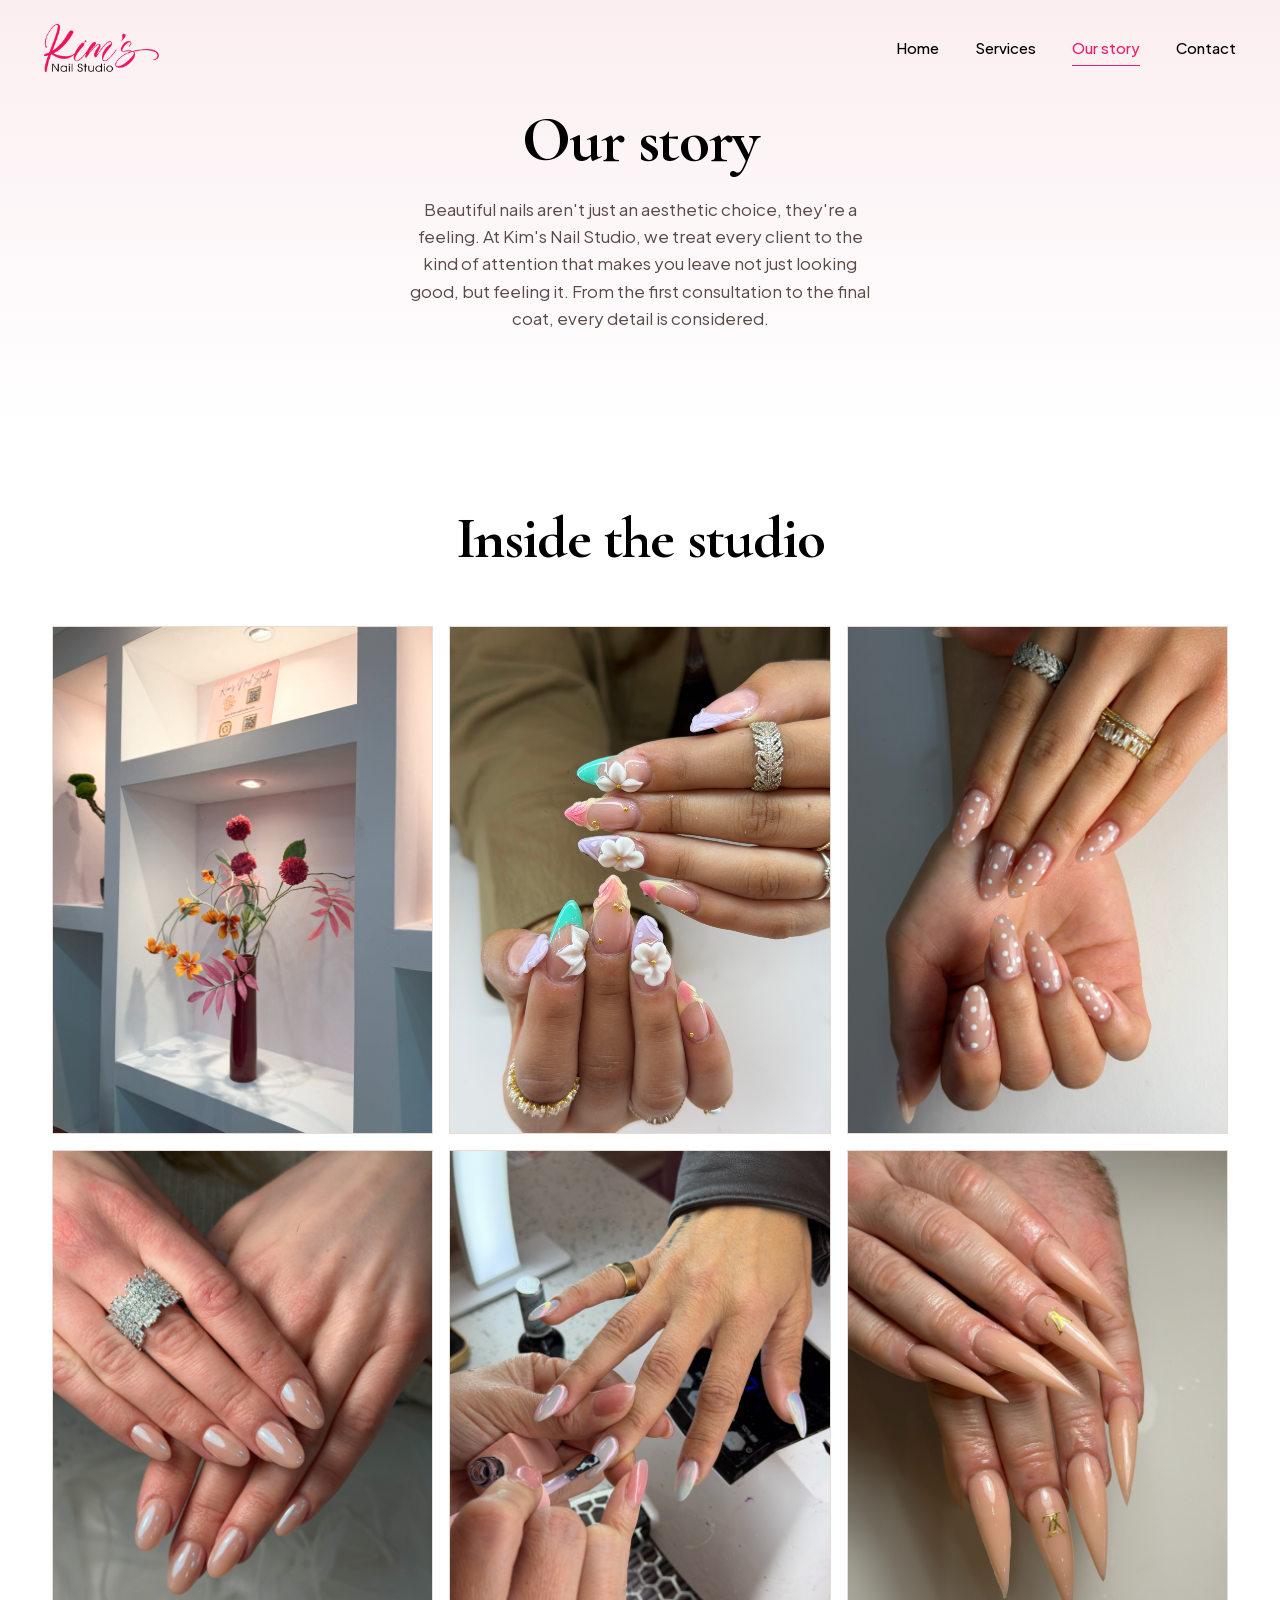
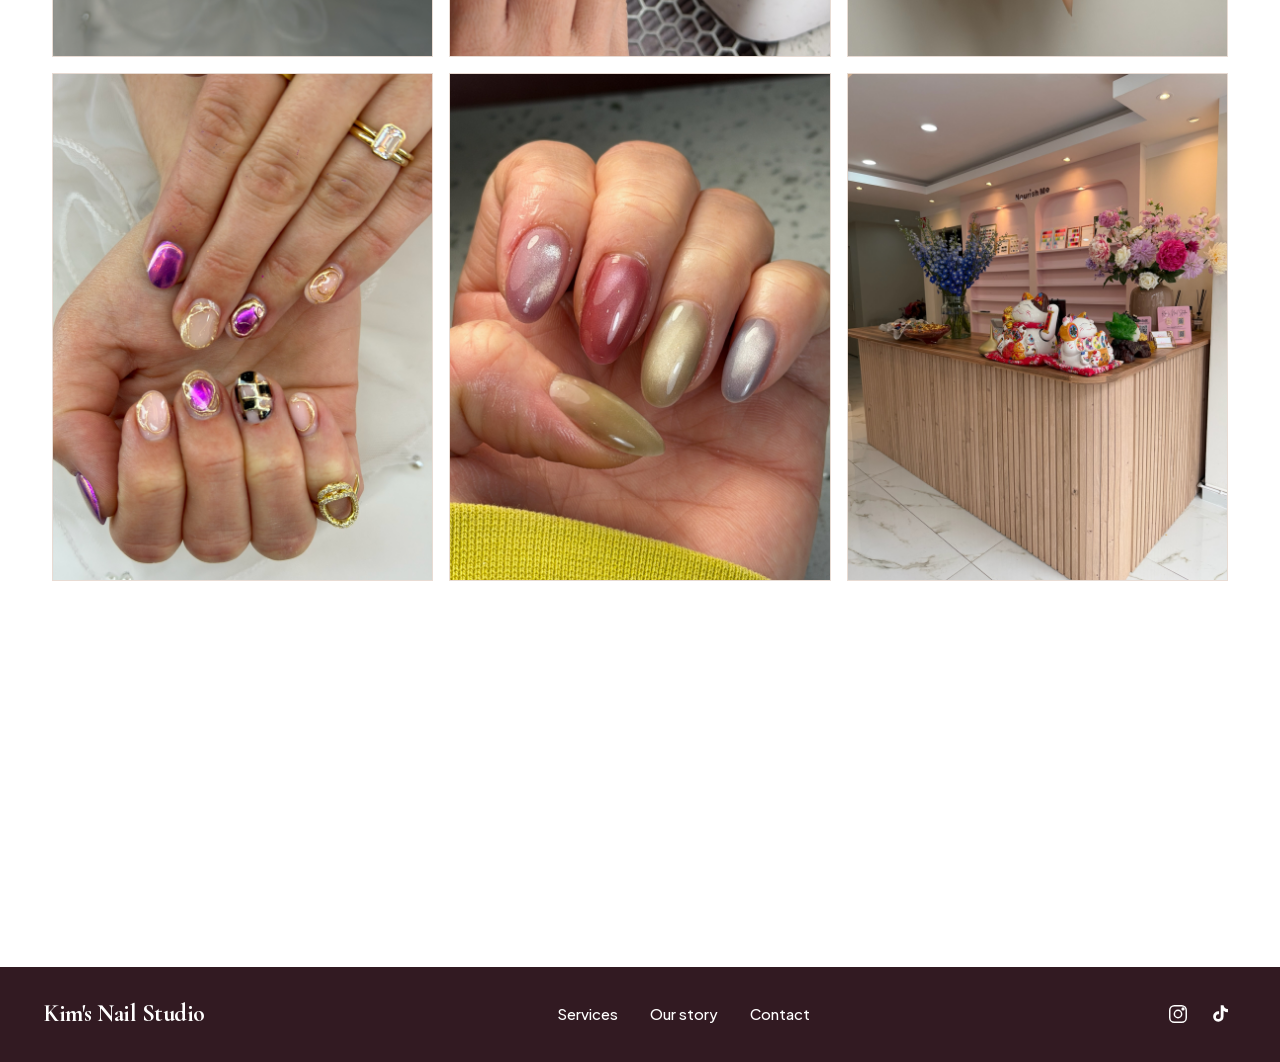
<file: about.html>
<!DOCTYPE html>
<html>
<head>
  <meta charset="utf-8">
  <meta name="viewport" content="width=device-width, initial-scale=1">
  <title>Kim's Nail Studio</title>
  <script>window.location.replace('index.html#about');</script>
</head>
<body></body>
</html>
</file>
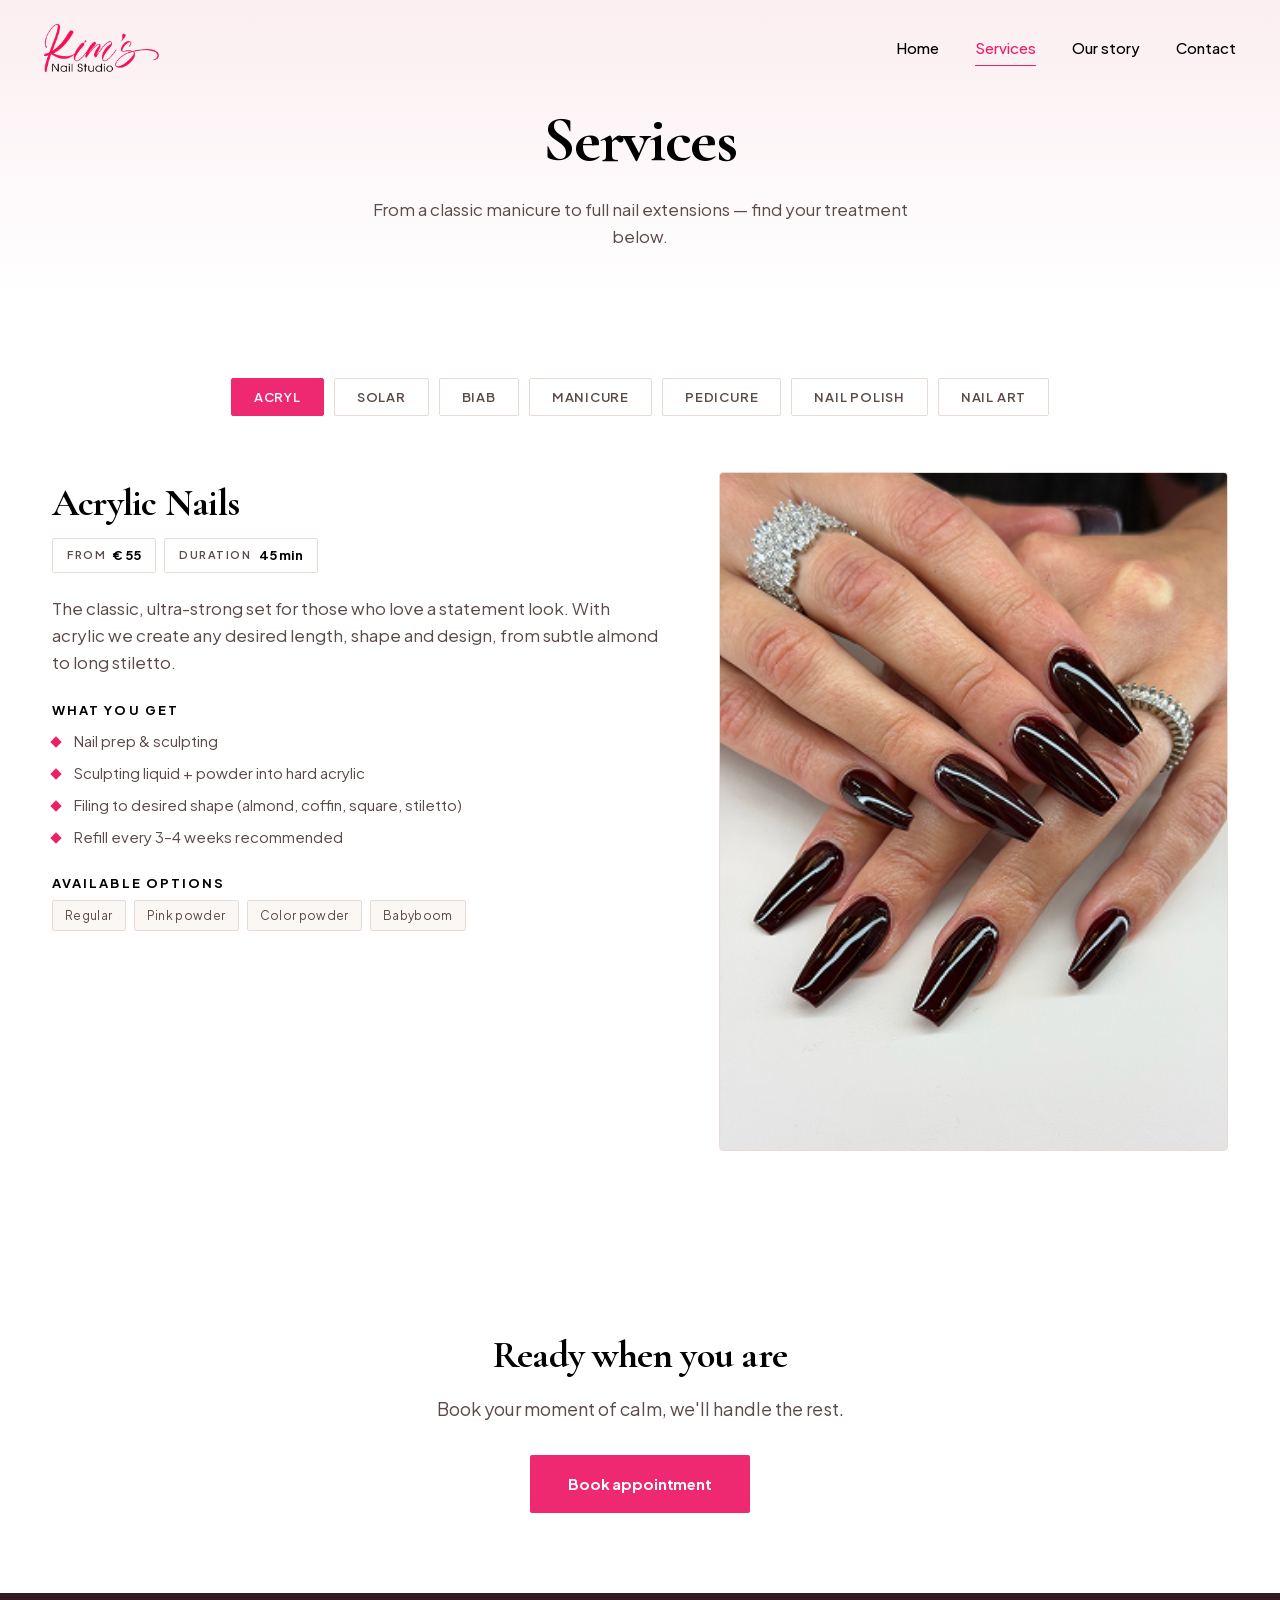
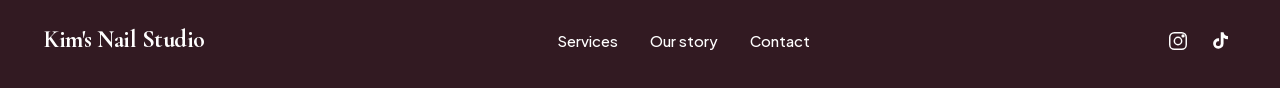
<file: treatments.html>
<!DOCTYPE html>
<html>
<head>
  <meta charset="utf-8">
  <meta name="viewport" content="width=device-width, initial-scale=1">
  <title>Kim's Nail Studio</title>
  <script>window.location.replace('index.html#treatments');</script>
</head>
<body></body>
</html>
</file>
